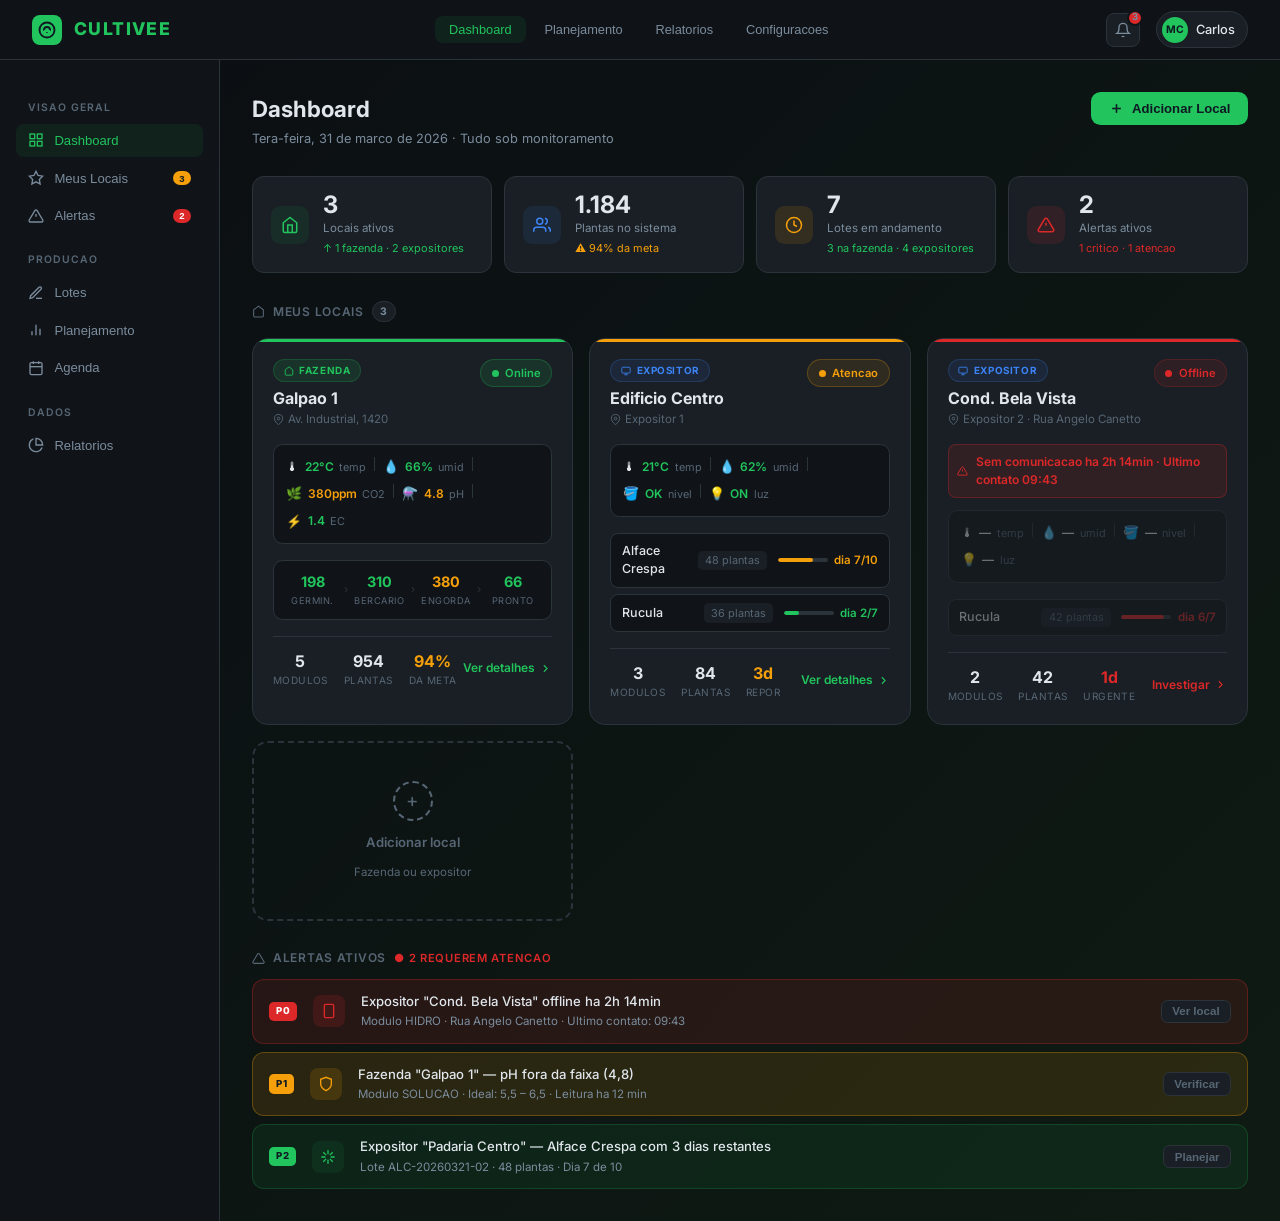
<file: mockup/dashboard.html>
<!DOCTYPE html>
<html lang="pt-BR">
<head>
<meta charset="UTF-8">
<meta name="viewport" content="width=device-width, initial-scale=1.0">
<title>Cultivee — Dashboard</title>
<link rel="preconnect" href="https://fonts.googleapis.com">
<link href="https://fonts.googleapis.com/css2?family=Inter:wght@400;500;600;700;800&display=swap" rel="stylesheet">
<style>
  /* ── DESIGN TOKENS ── */
  :root {
    --primary:        hsl(142, 71%, 45%);
    --primary-hover:  hsl(142, 71%, 38%);
    --primary-glow:   hsla(142, 71%, 45%, 0.15);
    --primary-dim:    hsla(142, 71%, 45%, 0.08);

    --bg:             hsl(210, 20%, 8%);
    --bg-card:        hsl(210, 18%, 12%);
    --bg-card-hover:  hsl(210, 18%, 15%);
    --bg-input:       hsl(210, 18%, 14%);

    --text:           hsl(210, 20%, 90%);
    --text-muted:     hsl(210, 15%, 55%);
    --text-dim:       hsl(210, 15%, 40%);

    --border:         hsl(210, 15%, 20%);
    --border-focus:   var(--primary);

    --danger:         hsl(0, 72%, 51%);
    --danger-glow:    hsla(0, 72%, 51%, 0.12);
    --warning:        hsl(38, 92%, 50%);
    --warning-glow:   hsla(38, 92%, 50%, 0.12);
    --info:           hsl(217, 91%, 60%);

    --radius:         0.75rem;
    --radius-lg:      1rem;
    --transition:     all 0.25s cubic-bezier(0.4, 0, 0.2, 1);
  }

  /* ── RESET ── */
  *, *::before, *::after { box-sizing: border-box; margin: 0; padding: 0; }
  body {
    font-family: 'Inter', -apple-system, BlinkMacSystemFont, sans-serif;
    background: var(--bg);
    color: var(--text);
    min-height: 100vh;
    font-size: 14px;
    line-height: 1.5;
  }

  /* ── SCROLLBAR ── */
  ::-webkit-scrollbar { width: 6px; }
  ::-webkit-scrollbar-track { background: transparent; }
  ::-webkit-scrollbar-thumb { background: var(--border); border-radius: 3px; }

  /* ── NAVBAR ── */
  .navbar {
    position: sticky; top: 0; z-index: 100;
    background: hsla(210, 20%, 8%, 0.92);
    backdrop-filter: blur(12px);
    border-bottom: 1px solid var(--border);
    padding: 0 2rem;
    height: 60px;
    display: flex; align-items: center; justify-content: space-between;
  }
  .navbar-brand {
    display: flex; align-items: center; gap: 0.75rem;
  }
  .navbar-logo {
    width: 30px; height: 30px;
    background: var(--primary);
    border-radius: 8px;
    display: flex; align-items: center; justify-content: center;
  }
  .navbar-logo svg { width: 18px; height: 18px; color: #0f1923; }
  .navbar-name {
    font-size: 1.1rem; font-weight: 800;
    letter-spacing: 0.08em;
    color: var(--primary);
  }
  .navbar-nav {
    display: flex; align-items: center; gap: 0.25rem;
  }
  .nav-item {
    padding: 0.4rem 0.9rem;
    border-radius: 0.5rem;
    font-size: 0.8rem; font-weight: 500;
    color: var(--text-muted);
    cursor: pointer;
    transition: var(--transition);
    border: none; background: none;
  }
  .nav-item:hover { color: var(--text); background: var(--bg-card); }
  .nav-item.active { color: var(--primary); background: var(--primary-dim); }
  .navbar-right {
    display: flex; align-items: center; gap: 1rem;
  }
  .navbar-notif {
    position: relative;
    width: 34px; height: 34px;
    border-radius: 0.5rem;
    background: var(--bg-card);
    border: 1px solid var(--border);
    display: flex; align-items: center; justify-content: center;
    cursor: pointer; transition: var(--transition);
    color: var(--text-muted);
  }
  .navbar-notif:hover { border-color: var(--primary); color: var(--text); }
  .notif-badge {
    position: absolute; top: -4px; right: -4px;
    width: 16px; height: 16px;
    background: var(--danger);
    border-radius: 50%;
    font-size: 0.6rem; font-weight: 700;
    display: flex; align-items: center; justify-content: center;
    border: 2px solid var(--bg);
  }
  .navbar-user {
    display: flex; align-items: center; gap: 0.5rem;
    padding: 0.3rem 0.75rem 0.3rem 0.3rem;
    border-radius: 2rem;
    background: var(--bg-card);
    border: 1px solid var(--border);
    cursor: pointer; transition: var(--transition);
  }
  .navbar-user:hover { border-color: var(--primary-glow); }
  .user-avatar {
    width: 26px; height: 26px;
    border-radius: 50%;
    background: var(--primary);
    display: flex; align-items: center; justify-content: center;
    font-size: 0.65rem; font-weight: 700;
    color: #0f1923;
  }
  .user-name { font-size: 0.8rem; font-weight: 500; }

  /* ── LAYOUT ── */
  .layout {
    display: grid;
    grid-template-columns: 220px 1fr;
    min-height: calc(100vh - 60px);
  }

  /* ── SIDEBAR ── */
  .sidebar {
    border-right: 1px solid var(--border);
    padding: 1.5rem 1rem;
    display: flex; flex-direction: column; gap: 0.25rem;
  }
  .sidebar-section {
    font-size: 0.65rem; font-weight: 600;
    letter-spacing: 0.1em; text-transform: uppercase;
    color: var(--text-dim);
    padding: 0.5rem 0.75rem 0.25rem;
    margin-top: 0.5rem;
  }
  .sidebar-item {
    display: flex; align-items: center; gap: 0.65rem;
    padding: 0.55rem 0.75rem;
    border-radius: 0.5rem;
    font-size: 0.82rem; font-weight: 500;
    color: var(--text-muted);
    cursor: pointer; transition: var(--transition);
    border: none; background: none; width: 100%; text-align: left;
  }
  .sidebar-item:hover { color: var(--text); background: var(--bg-card); }
  .sidebar-item.active { color: var(--primary); background: var(--primary-dim); }
  .sidebar-item svg { width: 16px; height: 16px; flex-shrink: 0; }
  .sidebar-badge {
    margin-left: auto;
    background: var(--danger);
    color: #fff;
    font-size: 0.6rem; font-weight: 700;
    padding: 0.1rem 0.4rem;
    border-radius: 1rem;
  }
  .sidebar-badge.warn { background: var(--warning); color: #0f1923; }

  /* ── MAIN CONTENT ── */
  .main {
    padding: 2rem;
    overflow-y: auto;
    background: linear-gradient(135deg, hsl(210, 25%, 6%) 0%, hsl(142, 30%, 8%) 100%);
  }

  /* ── PAGE HEADER ── */
  .page-header {
    display: flex; align-items: flex-start; justify-content: space-between;
    margin-bottom: 1.75rem;
  }
  .page-title {
    font-size: 1.4rem; font-weight: 700;
    color: var(--text);
  }
  .page-subtitle {
    font-size: 0.8rem; color: var(--text-muted);
    margin-top: 0.2rem;
  }
  .btn {
    display: inline-flex; align-items: center; gap: 0.5rem;
    padding: 0.55rem 1.1rem;
    border-radius: 0.6rem;
    font-size: 0.82rem; font-weight: 600;
    cursor: pointer; transition: var(--transition);
    border: none;
  }
  .btn-primary {
    background: var(--primary);
    color: #0f1923;
  }
  .btn-primary:hover { background: var(--primary-hover); transform: translateY(-1px); box-shadow: 0 4px 16px var(--primary-glow); }
  .btn svg { width: 15px; height: 15px; }

  /* ── ALERTAS ── */
  .alerts-section { margin-bottom: 1.75rem; }
  .alerts-header {
    display: flex; align-items: center; gap: 0.5rem;
    margin-bottom: 0.75rem;
    font-size: 0.75rem; font-weight: 600;
    letter-spacing: 0.06em; text-transform: uppercase;
    color: var(--text-dim);
  }
  .alerts-header span { color: var(--danger); font-size: 0.7rem; }
  .alerts-list { display: flex; flex-direction: column; gap: 0.5rem; }

  .alert-item {
    display: flex; align-items: center; gap: 1rem;
    padding: 0.75rem 1rem;
    border-radius: var(--radius);
    border: 1px solid;
    cursor: pointer; transition: var(--transition);
  }
  .alert-item:hover { transform: translateX(2px); }
  .alert-item.p0 {
    background: var(--danger-glow);
    border-color: hsla(0, 72%, 51%, 0.3);
  }
  .alert-item.p1 {
    background: var(--warning-glow);
    border-color: hsla(38, 92%, 50%, 0.3);
  }
  .alert-item.p2 {
    background: var(--primary-dim);
    border-color: hsla(142, 71%, 45%, 0.2);
  }
  .alert-level {
    font-size: 0.6rem; font-weight: 800;
    letter-spacing: 0.05em;
    padding: 0.15rem 0.45rem;
    border-radius: 0.3rem;
    flex-shrink: 0;
  }
  .p0 .alert-level { background: var(--danger); color: #fff; }
  .p1 .alert-level { background: var(--warning); color: #0f1923; }
  .p2 .alert-level { background: var(--primary); color: #0f1923; }
  .alert-icon {
    width: 32px; height: 32px; flex-shrink: 0;
    border-radius: 0.5rem;
    display: flex; align-items: center; justify-content: center;
  }
  .p0 .alert-icon { background: hsla(0, 72%, 51%, 0.15); color: var(--danger); }
  .p1 .alert-icon { background: hsla(38, 92%, 50%, 0.15); color: var(--warning); }
  .p2 .alert-icon { background: var(--primary-dim); color: var(--primary); }
  .alert-icon svg { width: 16px; height: 16px; }
  .alert-body { flex: 1; }
  .alert-msg {
    font-size: 0.82rem; font-weight: 500; color: var(--text);
  }
  .alert-meta {
    font-size: 0.72rem; color: var(--text-muted); margin-top: 0.1rem;
  }
  .alert-action {
    font-size: 0.72rem; font-weight: 600;
    color: var(--text-dim);
    padding: 0.3rem 0.65rem;
    border-radius: 0.4rem;
    border: 1px solid var(--border);
    background: var(--bg-card);
    cursor: pointer; transition: var(--transition);
    flex-shrink: 0;
  }
  .alert-action:hover { border-color: var(--primary); color: var(--primary); }

  /* ── SECTION TITLE ── */
  .section-header {
    display: flex; align-items: center; justify-content: space-between;
    margin-bottom: 1rem;
  }
  .section-title {
    font-size: 0.75rem; font-weight: 600;
    letter-spacing: 0.06em; text-transform: uppercase;
    color: var(--text-dim);
    display: flex; align-items: center; gap: 0.5rem;
  }
  .section-count {
    background: var(--bg-card);
    border: 1px solid var(--border);
    font-size: 0.65rem; font-weight: 700;
    padding: 0.1rem 0.45rem;
    border-radius: 1rem;
    color: var(--text-muted);
  }

  /* ── LOCAIS GRID ── */
  .locais-grid {
    display: grid;
    grid-template-columns: repeat(auto-fill, minmax(300px, 1fr));
    gap: 1rem;
  }

  /* ── CARD LOCAL ── */
  .local-card {
    background: var(--bg-card);
    border: 1px solid var(--border);
    border-radius: var(--radius-lg);
    padding: 1.25rem;
    cursor: pointer; transition: var(--transition);
    position: relative;
    overflow: hidden;
  }
  .local-card::before {
    content: '';
    position: absolute; top: 0; left: 0; right: 0;
    height: 3px;
    transition: var(--transition);
  }
  .local-card.online::before  { background: var(--primary); }
  .local-card.alert::before   { background: var(--warning); }
  .local-card.offline::before { background: var(--danger); }

  .local-card:hover {
    border-color: var(--primary-glow);
    background: var(--bg-card-hover);
    transform: translateY(-2px);
    box-shadow: 0 8px 32px rgba(0, 0, 0, 0.3);
  }

  /* card header */
  .card-header {
    display: flex; align-items: flex-start; justify-content: space-between;
    margin-bottom: 1rem;
  }
  .card-type-badge {
    display: inline-flex; align-items: center; gap: 0.35rem;
    font-size: 0.62rem; font-weight: 700;
    letter-spacing: 0.06em; text-transform: uppercase;
    padding: 0.2rem 0.6rem;
    border-radius: 1rem;
    margin-bottom: 0.4rem;
  }
  .badge-fazenda { background: hsla(142, 71%, 45%, 0.12); color: var(--primary); border: 1px solid hsla(142, 71%, 45%, 0.2); }
  .badge-expositor { background: hsla(217, 91%, 60%, 0.1); color: var(--info); border: 1px solid hsla(217, 91%, 60%, 0.2); }
  .card-name {
    font-size: 1rem; font-weight: 700;
    color: var(--text);
    line-height: 1.2;
  }
  .card-location {
    font-size: 0.72rem; color: var(--text-dim);
    margin-top: 0.2rem;
    display: flex; align-items: center; gap: 0.25rem;
  }
  .card-location svg { width: 11px; height: 11px; }

  /* status badge */
  .status-badge {
    display: flex; align-items: center; gap: 0.4rem;
    padding: 0.3rem 0.65rem;
    border-radius: 2rem;
    font-size: 0.7rem; font-weight: 600;
    flex-shrink: 0;
  }
  .status-dot {
    width: 7px; height: 7px;
    border-radius: 50%;
  }
  .status-online  { background: hsla(142, 71%, 45%, 0.12); color: var(--primary);  border: 1px solid hsla(142, 71%, 45%, 0.25); }
  .status-online  .status-dot { background: var(--primary); animation: pulse 2s infinite; }
  .status-alert   { background: hsla(38, 92%, 50%, 0.1);  color: var(--warning); border: 1px solid hsla(38, 92%, 50%, 0.25); }
  .status-alert   .status-dot { background: var(--warning); animation: pulse 1.5s infinite; }
  .status-offline { background: hsla(0, 72%, 51%, 0.1);   color: var(--danger);  border: 1px solid hsla(0, 72%, 51%, 0.2); }
  .status-offline .status-dot { background: var(--danger); }

  @keyframes pulse {
    0%, 100% { opacity: 1; transform: scale(1); }
    50%       { opacity: 0.5; transform: scale(1.3); }
  }

  /* sensores strip */
  .sensors-strip {
    display: flex; flex-wrap: wrap; gap: 0.5rem;
    padding: 0.75rem;
    background: var(--bg);
    border-radius: 0.6rem;
    border: 1px solid var(--border);
    margin-bottom: 1rem;
  }
  .sensor-item {
    display: flex; align-items: center; gap: 0.35rem;
    font-size: 0.75rem;
  }
  .sensor-icon { font-size: 0.8rem; }
  .sensor-val { font-weight: 600; color: var(--text); }
  .sensor-lbl { color: var(--text-dim); font-size: 0.68rem; }
  .sensor-sep {
    width: 1px; height: 14px;
    background: var(--border);
  }
  .sensor-item.warn .sensor-val { color: var(--warning); }
  .sensor-item.ok   .sensor-val { color: var(--primary); }

  /* lotes strip */
  .lotes-strip {
    display: flex; flex-direction: column; gap: 0.4rem;
    margin-bottom: 1rem;
  }
  .lote-row {
    display: flex; align-items: center; gap: 0.65rem;
    padding: 0.5rem 0.65rem;
    background: var(--bg);
    border-radius: 0.5rem;
    border: 1px solid var(--border);
  }
  .lote-especie {
    flex: 1;
    font-size: 0.78rem; font-weight: 500;
  }
  .lote-fase {
    font-size: 0.68rem; color: var(--text-dim);
    padding: 0.1rem 0.45rem;
    background: var(--bg-card);
    border-radius: 0.3rem;
  }
  .lote-progress {
    display: flex; align-items: center; gap: 0.4rem;
    font-size: 0.72rem; font-weight: 600;
  }
  .lote-bar {
    width: 50px; height: 4px;
    background: var(--border);
    border-radius: 2px;
    overflow: hidden;
  }
  .lote-bar-fill { height: 100%; border-radius: 2px; }
  .fill-green  { background: var(--primary); }
  .fill-yellow { background: var(--warning); }
  .fill-red    { background: var(--danger); }
  .col-green   { color: var(--primary); }
  .col-yellow  { color: var(--warning); }
  .col-red     { color: var(--danger); }

  /* card footer */
  .card-footer {
    display: flex; align-items: center; justify-content: space-between;
    padding-top: 0.75rem;
    border-top: 1px solid var(--border);
  }
  .card-meta {
    display: flex; gap: 1rem;
  }
  .meta-item {
    text-align: center;
  }
  .meta-val {
    font-size: 1rem; font-weight: 700;
    color: var(--text);
  }
  .meta-lbl {
    font-size: 0.63rem; color: var(--text-dim);
    text-transform: uppercase; letter-spacing: 0.04em;
  }
  .card-action {
    font-size: 0.75rem; font-weight: 600;
    color: var(--primary);
    display: flex; align-items: center; gap: 0.25rem;
    cursor: pointer;
  }
  .card-action svg { width: 13px; height: 13px; }

  /* card offline overlay */
  .local-card.offline .sensors-strip,
  .local-card.offline .lotes-strip {
    opacity: 0.4;
  }
  .offline-banner {
    display: none;
    align-items: center; justify-content: center; gap: 0.5rem;
    padding: 0.5rem;
    background: var(--danger-glow);
    border: 1px solid hsla(0, 72%, 51%, 0.3);
    border-radius: 0.5rem;
    font-size: 0.75rem; color: var(--danger); font-weight: 600;
    margin-bottom: 0.75rem;
  }
  .local-card.offline .offline-banner { display: flex; }

  /* ── ADD LOCAL CARD ── */
  .add-card {
    background: transparent;
    border: 2px dashed var(--border);
    border-radius: var(--radius-lg);
    padding: 1.25rem;
    cursor: pointer; transition: var(--transition);
    display: flex; flex-direction: column;
    align-items: center; justify-content: center;
    gap: 0.75rem; min-height: 180px;
    color: var(--text-dim);
  }
  .add-card:hover {
    border-color: var(--primary);
    color: var(--primary);
    background: var(--primary-dim);
  }
  .add-icon {
    width: 40px; height: 40px;
    border-radius: 50%;
    border: 2px dashed currentColor;
    display: flex; align-items: center; justify-content: center;
    font-size: 1.2rem;
  }
  .add-label { font-size: 0.82rem; font-weight: 600; }
  .add-sub { font-size: 0.72rem; color: var(--text-dim); }

  /* ── PIPELINE MINI (fazenda card) ── */
  .pipeline-mini {
    display: flex; align-items: center; gap: 0.3rem;
    margin-bottom: 1rem;
    padding: 0.65rem 0.75rem;
    background: var(--bg);
    border: 1px solid var(--border);
    border-radius: 0.6rem;
    overflow: hidden;
  }
  .pipe-step {
    flex: 1; text-align: center;
  }
  .pipe-val {
    font-size: 0.9rem; font-weight: 700;
    color: var(--text);
  }
  .pipe-lbl {
    font-size: 0.58rem; color: var(--text-dim);
    text-transform: uppercase; letter-spacing: 0.05em;
    margin-top: 0.1rem;
  }
  .pipe-arrow {
    color: var(--border);
    font-size: 0.7rem;
    flex-shrink: 0;
  }
  .pipe-step.ok   .pipe-val { color: var(--primary); }
  .pipe-step.warn .pipe-val { color: var(--warning); }
  .pipe-step.low  .pipe-val { color: var(--danger); }

  /* ── STATS ROW ── */
  .stats-row {
    display: grid;
    grid-template-columns: repeat(4, 1fr);
    gap: 0.75rem;
    margin-bottom: 1.75rem;
  }
  .stat-card {
    background: var(--bg-card);
    border: 1px solid var(--border);
    border-radius: var(--radius);
    padding: 1rem 1.1rem;
    display: flex; align-items: center; gap: 0.9rem;
  }
  .stat-icon {
    width: 38px; height: 38px; flex-shrink: 0;
    border-radius: 0.6rem;
    display: flex; align-items: center; justify-content: center;
  }
  .stat-icon.green { background: var(--primary-dim); color: var(--primary); }
  .stat-icon.blue  { background: hsla(217, 91%, 60%, 0.1); color: var(--info); }
  .stat-icon.orange{ background: var(--warning-glow); color: var(--warning); }
  .stat-icon.red   { background: var(--danger-glow); color: var(--danger); }
  .stat-icon svg { width: 18px; height: 18px; }
  .stat-val {
    font-size: 1.5rem; font-weight: 700;
    color: var(--text); line-height: 1;
  }
  .stat-lbl {
    font-size: 0.72rem; color: var(--text-muted);
    margin-top: 0.2rem;
  }
  .stat-trend {
    font-size: 0.68rem; margin-top: 0.15rem;
    color: var(--primary);
  }
</style>
</head>
<body>

<!-- ── NAVBAR ── -->
<nav class="navbar">
  <div class="navbar-brand">
    <div class="navbar-logo">
      <svg viewBox="0 0 24 24" fill="none" stroke="currentColor" stroke-width="2.5">
        <path d="M12 2C6.48 2 2 6.48 2 12s4.48 10 10 10 10-4.48 10-10S17.52 2 12 2z"/>
        <path d="M8 12c0-2.21 1.79-4 4-4s4 1.79 4 4"/>
        <path d="M12 8v1M12 15v1M8 12H7M17 12h-1"/>
      </svg>
    </div>
    <span class="navbar-name">CULTIVEE</span>
  </div>

  <nav class="navbar-nav">
    <button class="nav-item active">Dashboard</button>
    <button class="nav-item">Planejamento</button>
    <button class="nav-item">Relatorios</button>
    <button class="nav-item">Configuracoes</button>
  </nav>

  <div class="navbar-right">
    <div class="navbar-notif">
      <svg viewBox="0 0 24 24" fill="none" stroke="currentColor" stroke-width="2" width="16" height="16">
        <path d="M18 8A6 6 0 0 0 6 8c0 7-3 9-3 9h18s-3-2-3-9"/>
        <path d="M13.73 21a2 2 0 0 1-3.46 0"/>
      </svg>
      <span class="notif-badge">3</span>
    </div>
    <div class="navbar-user">
      <div class="user-avatar">MC</div>
      <span class="user-name">Carlos</span>
    </div>
  </div>
</nav>

<!-- ── LAYOUT ── -->
<div class="layout">

  <!-- SIDEBAR -->
  <aside class="sidebar">
    <span class="sidebar-section">Visao geral</span>
    <button class="sidebar-item active">
      <svg viewBox="0 0 24 24" fill="none" stroke="currentColor" stroke-width="2"><rect x="3" y="3" width="7" height="7"/><rect x="14" y="3" width="7" height="7"/><rect x="14" y="14" width="7" height="7"/><rect x="3" y="14" width="7" height="7"/></svg>
      Dashboard
    </button>
    <button class="sidebar-item">
      <svg viewBox="0 0 24 24" fill="none" stroke="currentColor" stroke-width="2"><path d="M12 2l3.09 6.26L22 9.27l-5 4.87 1.18 6.88L12 17.77l-6.18 3.25L7 14.14 2 9.27l6.91-1.01L12 2z"/></svg>
      Meus Locais
      <span class="sidebar-badge warn">3</span>
    </button>
    <button class="sidebar-item">
      <svg viewBox="0 0 24 24" fill="none" stroke="currentColor" stroke-width="2"><path d="M10.29 3.86L1.82 18a2 2 0 0 0 1.71 3h16.94a2 2 0 0 0 1.71-3L13.71 3.86a2 2 0 0 0-3.42 0z"/><line x1="12" y1="9" x2="12" y2="13"/><line x1="12" y1="17" x2="12.01" y2="17"/></svg>
      Alertas
      <span class="sidebar-badge">2</span>
    </button>

    <span class="sidebar-section">Producao</span>
    <button class="sidebar-item">
      <svg viewBox="0 0 24 24" fill="none" stroke="currentColor" stroke-width="2"><path d="M12 20h9"/><path d="M16.5 3.5a2.121 2.121 0 0 1 3 3L7 19l-4 1 1-4L16.5 3.5z"/></svg>
      Lotes
    </button>
    <button class="sidebar-item">
      <svg viewBox="0 0 24 24" fill="none" stroke="currentColor" stroke-width="2"><line x1="18" y1="20" x2="18" y2="10"/><line x1="12" y1="20" x2="12" y2="4"/><line x1="6" y1="20" x2="6" y2="14"/></svg>
      Planejamento
    </button>
    <button class="sidebar-item">
      <svg viewBox="0 0 24 24" fill="none" stroke="currentColor" stroke-width="2"><rect x="3" y="4" width="18" height="18" rx="2" ry="2"/><line x1="16" y1="2" x2="16" y2="6"/><line x1="8" y1="2" x2="8" y2="6"/><line x1="3" y1="10" x2="21" y2="10"/></svg>
      Agenda
    </button>

    <span class="sidebar-section">Dados</span>
    <button class="sidebar-item">
      <svg viewBox="0 0 24 24" fill="none" stroke="currentColor" stroke-width="2"><path d="M21.21 15.89A10 10 0 1 1 8 2.83"/><path d="M22 12A10 10 0 0 0 12 2v10z"/></svg>
      Relatorios
    </button>
  </aside>

  <!-- MAIN -->
  <main class="main">

    <!-- PAGE HEADER -->
    <div class="page-header">
      <div>
        <h1 class="page-title">Dashboard</h1>
        <p class="page-subtitle">Tera-feira, 31 de marco de 2026 · Tudo sob monitoramento</p>
      </div>
      <button class="btn btn-primary">
        <svg viewBox="0 0 24 24" fill="none" stroke="currentColor" stroke-width="2.5"><line x1="12" y1="5" x2="12" y2="19"/><line x1="5" y1="12" x2="19" y2="12"/></svg>
        Adicionar Local
      </button>
    </div>

    <!-- STATS ROW -->
    <div class="stats-row">
      <div class="stat-card">
        <div class="stat-icon green">
          <svg viewBox="0 0 24 24" fill="none" stroke="currentColor" stroke-width="2"><path d="M3 9l9-7 9 7v11a2 2 0 0 1-2 2H5a2 2 0 0 1-2-2z"/><polyline points="9,22 9,12 15,12 15,22"/></svg>
        </div>
        <div>
          <div class="stat-val">3</div>
          <div class="stat-lbl">Locais ativos</div>
          <div class="stat-trend">↑ 1 fazenda · 2 expositores</div>
        </div>
      </div>
      <div class="stat-card">
        <div class="stat-icon blue">
          <svg viewBox="0 0 24 24" fill="none" stroke="currentColor" stroke-width="2"><path d="M17 21v-2a4 4 0 0 0-4-4H5a4 4 0 0 0-4 4v2"/><circle cx="9" cy="7" r="4"/><path d="M23 21v-2a4 4 0 0 0-3-3.87"/><path d="M16 3.13a4 4 0 0 1 0 7.75"/></svg>
        </div>
        <div>
          <div class="stat-val">1.184</div>
          <div class="stat-lbl">Plantas no sistema</div>
          <div class="stat-trend" style="color: var(--warning);">⚠ 94% da meta</div>
        </div>
      </div>
      <div class="stat-card">
        <div class="stat-icon orange">
          <svg viewBox="0 0 24 24" fill="none" stroke="currentColor" stroke-width="2"><circle cx="12" cy="12" r="10"/><polyline points="12,6 12,12 16,14"/></svg>
        </div>
        <div>
          <div class="stat-val">7</div>
          <div class="stat-lbl">Lotes em andamento</div>
          <div class="stat-trend">3 na fazenda · 4 expositores</div>
        </div>
      </div>
      <div class="stat-card">
        <div class="stat-icon red">
          <svg viewBox="0 0 24 24" fill="none" stroke="currentColor" stroke-width="2"><path d="M10.29 3.86L1.82 18a2 2 0 0 0 1.71 3h16.94a2 2 0 0 0 1.71-3L13.71 3.86a2 2 0 0 0-3.42 0z"/><line x1="12" y1="9" x2="12" y2="13"/><line x1="12" y1="17" x2="12.01" y2="17"/></svg>
        </div>
        <div>
          <div class="stat-val">2</div>
          <div class="stat-lbl">Alertas ativos</div>
          <div class="stat-trend" style="color: var(--danger);">1 critico · 1 atencao</div>
        </div>
      </div>
    </div>

    <!-- LOCAIS -->
    <div class="section-header">
      <span class="section-title">
        <svg viewBox="0 0 24 24" fill="none" stroke="currentColor" stroke-width="2" width="13" height="13"><path d="M3 9l9-7 9 7v11a2 2 0 0 1-2 2H5a2 2 0 0 1-2-2z"/></svg>
        Meus locais
        <span class="section-count">3</span>
      </span>
    </div>

    <div class="locais-grid">

      <!-- ── CARD 1: FAZENDA ── -->
      <div class="local-card online">
        <div class="card-header">
          <div>
            <div class="card-type-badge badge-fazenda">
              <svg viewBox="0 0 24 24" fill="none" stroke="currentColor" stroke-width="2" width="10" height="10"><path d="M3 9l9-7 9 7v11a2 2 0 0 1-2 2H5a2 2 0 0 1-2-2z"/></svg>
              Fazenda
            </div>
            <div class="card-name">Galpao 1</div>
            <div class="card-location">
              <svg viewBox="0 0 24 24" fill="none" stroke="currentColor" stroke-width="2"><path d="M21 10c0 7-9 13-9 13s-9-6-9-13a9 9 0 0 1 18 0z"/><circle cx="12" cy="10" r="3"/></svg>
              Av. Industrial, 1420
            </div>
          </div>
          <div class="status-badge status-online">
            <span class="status-dot"></span> Online
          </div>
        </div>

        <!-- sensores -->
        <div class="sensors-strip">
          <div class="sensor-item ok">
            <span class="sensor-icon">🌡</span>
            <span class="sensor-val">22°C</span>
            <span class="sensor-lbl">temp</span>
          </div>
          <div class="sensor-sep"></div>
          <div class="sensor-item ok">
            <span class="sensor-icon">💧</span>
            <span class="sensor-val">66%</span>
            <span class="sensor-lbl">umid</span>
          </div>
          <div class="sensor-sep"></div>
          <div class="sensor-item warn">
            <span class="sensor-icon">🌿</span>
            <span class="sensor-val">380ppm</span>
            <span class="sensor-lbl">CO2</span>
          </div>
          <div class="sensor-sep"></div>
          <div class="sensor-item warn">
            <span class="sensor-icon">⚗️</span>
            <span class="sensor-val">4.8</span>
            <span class="sensor-lbl">pH</span>
          </div>
          <div class="sensor-sep"></div>
          <div class="sensor-item ok">
            <span class="sensor-icon">⚡</span>
            <span class="sensor-val">1.4</span>
            <span class="sensor-lbl">EC</span>
          </div>
        </div>

        <!-- pipeline mini -->
        <div class="pipeline-mini">
          <div class="pipe-step ok">
            <div class="pipe-val">198</div>
            <div class="pipe-lbl">Germin.</div>
          </div>
          <span class="pipe-arrow">›</span>
          <div class="pipe-step ok">
            <div class="pipe-val">310</div>
            <div class="pipe-lbl">Bercario</div>
          </div>
          <span class="pipe-arrow">›</span>
          <div class="pipe-step warn">
            <div class="pipe-val">380</div>
            <div class="pipe-lbl">Engorda</div>
          </div>
          <span class="pipe-arrow">›</span>
          <div class="pipe-step ok">
            <div class="pipe-val">66</div>
            <div class="pipe-lbl">Pronto</div>
          </div>
        </div>

        <div class="card-footer">
          <div class="card-meta">
            <div class="meta-item">
              <div class="meta-val">5</div>
              <div class="meta-lbl">Modulos</div>
            </div>
            <div class="meta-item">
              <div class="meta-val">954</div>
              <div class="meta-lbl">Plantas</div>
            </div>
            <div class="meta-item">
              <div class="meta-val" style="color:var(--warning)">94%</div>
              <div class="meta-lbl">Da meta</div>
            </div>
          </div>
          <span class="card-action">
            Ver detalhes
            <svg viewBox="0 0 24 24" fill="none" stroke="currentColor" stroke-width="2"><polyline points="9 18 15 12 9 6"/></svg>
          </span>
        </div>
      </div>

      <!-- ── CARD 2: EXPOSITOR ONLINE ── -->
      <div class="local-card alert">
        <div class="card-header">
          <div>
            <div class="card-type-badge badge-expositor">
              <svg viewBox="0 0 24 24" fill="none" stroke="currentColor" stroke-width="2" width="10" height="10"><rect x="2" y="3" width="20" height="14" rx="2"/><line x1="8" y1="21" x2="16" y2="21"/><line x1="12" y1="17" x2="12" y2="21"/></svg>
              Expositor
            </div>
            <div class="card-name">Edificio Centro</div>
            <div class="card-location">
              <svg viewBox="0 0 24 24" fill="none" stroke="currentColor" stroke-width="2"><path d="M21 10c0 7-9 13-9 13s-9-6-9-13a9 9 0 0 1 18 0z"/><circle cx="12" cy="10" r="3"/></svg>
              Expositor 1
            </div>
          </div>
          <div class="status-badge status-alert">
            <span class="status-dot"></span> Atencao
          </div>
        </div>

        <div class="sensors-strip">
          <div class="sensor-item ok">
            <span class="sensor-icon">🌡</span>
            <span class="sensor-val">21°C</span>
            <span class="sensor-lbl">temp</span>
          </div>
          <div class="sensor-sep"></div>
          <div class="sensor-item ok">
            <span class="sensor-icon">💧</span>
            <span class="sensor-val">62%</span>
            <span class="sensor-lbl">umid</span>
          </div>
          <div class="sensor-sep"></div>
          <div class="sensor-item ok">
            <span class="sensor-icon">🪣</span>
            <span class="sensor-val">OK</span>
            <span class="sensor-lbl">nivel</span>
          </div>
          <div class="sensor-sep"></div>
          <div class="sensor-item ok">
            <span class="sensor-icon">💡</span>
            <span class="sensor-val">ON</span>
            <span class="sensor-lbl">luz</span>
          </div>
        </div>

        <div class="lotes-strip">
          <div class="lote-row">
            <span class="lote-especie">Alface Crespa</span>
            <span class="lote-fase">48 plantas</span>
            <div class="lote-progress col-yellow">
              <div class="lote-bar"><div class="lote-bar-fill fill-yellow" style="width:70%"></div></div>
              dia 7/10
            </div>
          </div>
          <div class="lote-row">
            <span class="lote-especie">Rucula</span>
            <span class="lote-fase">36 plantas</span>
            <div class="lote-progress col-green">
              <div class="lote-bar"><div class="lote-bar-fill fill-green" style="width:30%"></div></div>
              dia 2/7
            </div>
          </div>
        </div>

        <div class="card-footer">
          <div class="card-meta">
            <div class="meta-item">
              <div class="meta-val">3</div>
              <div class="meta-lbl">Modulos</div>
            </div>
            <div class="meta-item">
              <div class="meta-val">84</div>
              <div class="meta-lbl">Plantas</div>
            </div>
            <div class="meta-item">
              <div class="meta-val" style="color:var(--warning)">3d</div>
              <div class="meta-lbl">Repor</div>
            </div>
          </div>
          <span class="card-action">
            Ver detalhes
            <svg viewBox="0 0 24 24" fill="none" stroke="currentColor" stroke-width="2"><polyline points="9 18 15 12 9 6"/></svg>
          </span>
        </div>
      </div>

      <!-- ── CARD 3: EXPOSITOR OFFLINE ── -->
      <div class="local-card offline">
        <div class="card-header">
          <div>
            <div class="card-type-badge badge-expositor">
              <svg viewBox="0 0 24 24" fill="none" stroke="currentColor" stroke-width="2" width="10" height="10"><rect x="2" y="3" width="20" height="14" rx="2"/><line x1="8" y1="21" x2="16" y2="21"/><line x1="12" y1="17" x2="12" y2="21"/></svg>
              Expositor
            </div>
            <div class="card-name">Cond. Bela Vista</div>
            <div class="card-location">
              <svg viewBox="0 0 24 24" fill="none" stroke="currentColor" stroke-width="2"><path d="M21 10c0 7-9 13-9 13s-9-6-9-13a9 9 0 0 1 18 0z"/><circle cx="12" cy="10" r="3"/></svg>
              Expositor 2 · Rua Angelo Canetto
            </div>
          </div>
          <div class="status-badge status-offline">
            <span class="status-dot"></span> Offline
          </div>
        </div>

        <div class="offline-banner">
          <svg viewBox="0 0 24 24" fill="none" stroke="currentColor" stroke-width="2" width="14" height="14"><path d="M10.29 3.86L1.82 18a2 2 0 0 0 1.71 3h16.94a2 2 0 0 0 1.71-3L13.71 3.86a2 2 0 0 0-3.42 0z"/><line x1="12" y1="9" x2="12" y2="13"/><line x1="12" y1="17" x2="12.01" y2="17"/></svg>
          Sem comunicacao ha 2h 14min · Ultimo contato 09:43
        </div>

        <div class="sensors-strip">
          <div class="sensor-item">
            <span class="sensor-icon">🌡</span>
            <span class="sensor-val">—</span>
            <span class="sensor-lbl">temp</span>
          </div>
          <div class="sensor-sep"></div>
          <div class="sensor-item">
            <span class="sensor-icon">💧</span>
            <span class="sensor-val">—</span>
            <span class="sensor-lbl">umid</span>
          </div>
          <div class="sensor-sep"></div>
          <div class="sensor-item">
            <span class="sensor-icon">🪣</span>
            <span class="sensor-val">—</span>
            <span class="sensor-lbl">nivel</span>
          </div>
          <div class="sensor-sep"></div>
          <div class="sensor-item">
            <span class="sensor-icon">💡</span>
            <span class="sensor-val">—</span>
            <span class="sensor-lbl">luz</span>
          </div>
        </div>

        <div class="lotes-strip">
          <div class="lote-row">
            <span class="lote-especie">Rucula</span>
            <span class="lote-fase">42 plantas</span>
            <div class="lote-progress col-red">
              <div class="lote-bar"><div class="lote-bar-fill fill-red" style="width:85%"></div></div>
              dia 6/7
            </div>
          </div>
        </div>

        <div class="card-footer">
          <div class="card-meta">
            <div class="meta-item">
              <div class="meta-val">2</div>
              <div class="meta-lbl">Modulos</div>
            </div>
            <div class="meta-item">
              <div class="meta-val">42</div>
              <div class="meta-lbl">Plantas</div>
            </div>
            <div class="meta-item">
              <div class="meta-val" style="color:var(--danger)">1d</div>
              <div class="meta-lbl">Urgente</div>
            </div>
          </div>
          <span class="card-action" style="color:var(--danger)">
            Investigar
            <svg viewBox="0 0 24 24" fill="none" stroke="currentColor" stroke-width="2"><polyline points="9 18 15 12 9 6"/></svg>
          </span>
        </div>
      </div>

      <!-- ── ADD CARD ── -->
      <div class="add-card">
        <div class="add-icon">+</div>
        <span class="add-label">Adicionar local</span>
        <span class="add-sub">Fazenda ou expositor</span>
      </div>

    </div><!-- /locais-grid -->

    <!-- ALERTAS -->
    <div class="alerts-section" style="margin-top: 1.75rem; margin-bottom: 0;">
      <div class="alerts-header">
        <svg viewBox="0 0 24 24" fill="none" stroke="currentColor" stroke-width="2" width="13" height="13"><path d="M10.29 3.86L1.82 18a2 2 0 0 0 1.71 3h16.94a2 2 0 0 0 1.71-3L13.71 3.86a2 2 0 0 0-3.42 0z"/></svg>
        Alertas ativos
        <span>● 2 requerem atencao</span>
      </div>
      <div class="alerts-list">

        <div class="alert-item p0">
          <span class="alert-level">P0</span>
          <div class="alert-icon">
            <svg viewBox="0 0 24 24" fill="none" stroke="currentColor" stroke-width="2"><rect x="5" y="2" width="14" height="20" rx="2" ry="2"/><line x1="12" y1="18" x2="12" y2="18"/></svg>
          </div>
          <div class="alert-body">
            <div class="alert-msg">Expositor "Cond. Bela Vista" offline ha 2h 14min</div>
            <div class="alert-meta">Modulo HIDRO · Rua Angelo Canetto · Ultimo contato: 09:43</div>
          </div>
          <button class="alert-action">Ver local</button>
        </div>

        <div class="alert-item p1">
          <span class="alert-level">P1</span>
          <div class="alert-icon">
            <svg viewBox="0 0 24 24" fill="none" stroke="currentColor" stroke-width="2"><path d="M12 22s8-4 8-10V5l-8-3-8 3v7c0 6 8 10 8 10z"/></svg>
          </div>
          <div class="alert-body">
            <div class="alert-msg">Fazenda "Galpao 1" — pH fora da faixa (4,8)</div>
            <div class="alert-meta">Modulo SOLUCAO · Ideal: 5,5 – 6,5 · Leitura ha 12 min</div>
          </div>
          <button class="alert-action">Verificar</button>
        </div>

        <div class="alert-item p2">
          <span class="alert-level">P2</span>
          <div class="alert-icon">
            <svg viewBox="0 0 24 24" fill="none" stroke="currentColor" stroke-width="2"><path d="M12 2v6M12 22v-6M4.93 4.93l4.24 4.24M14.83 14.83l4.24 4.24M2 12h6M22 12h-6M4.93 19.07l4.24-4.24M14.83 9.17l4.24-4.24"/></svg>
          </div>
          <div class="alert-body">
            <div class="alert-msg">Expositor "Padaria Centro" — Alface Crespa com 3 dias restantes</div>
            <div class="alert-meta">Lote ALC-20260321-02 · 48 plantas · Dia 7 de 10</div>
          </div>
          <button class="alert-action">Planejar</button>
        </div>

      </div>
    </div>

  </main>
</div>

</body>
</html>
</file>
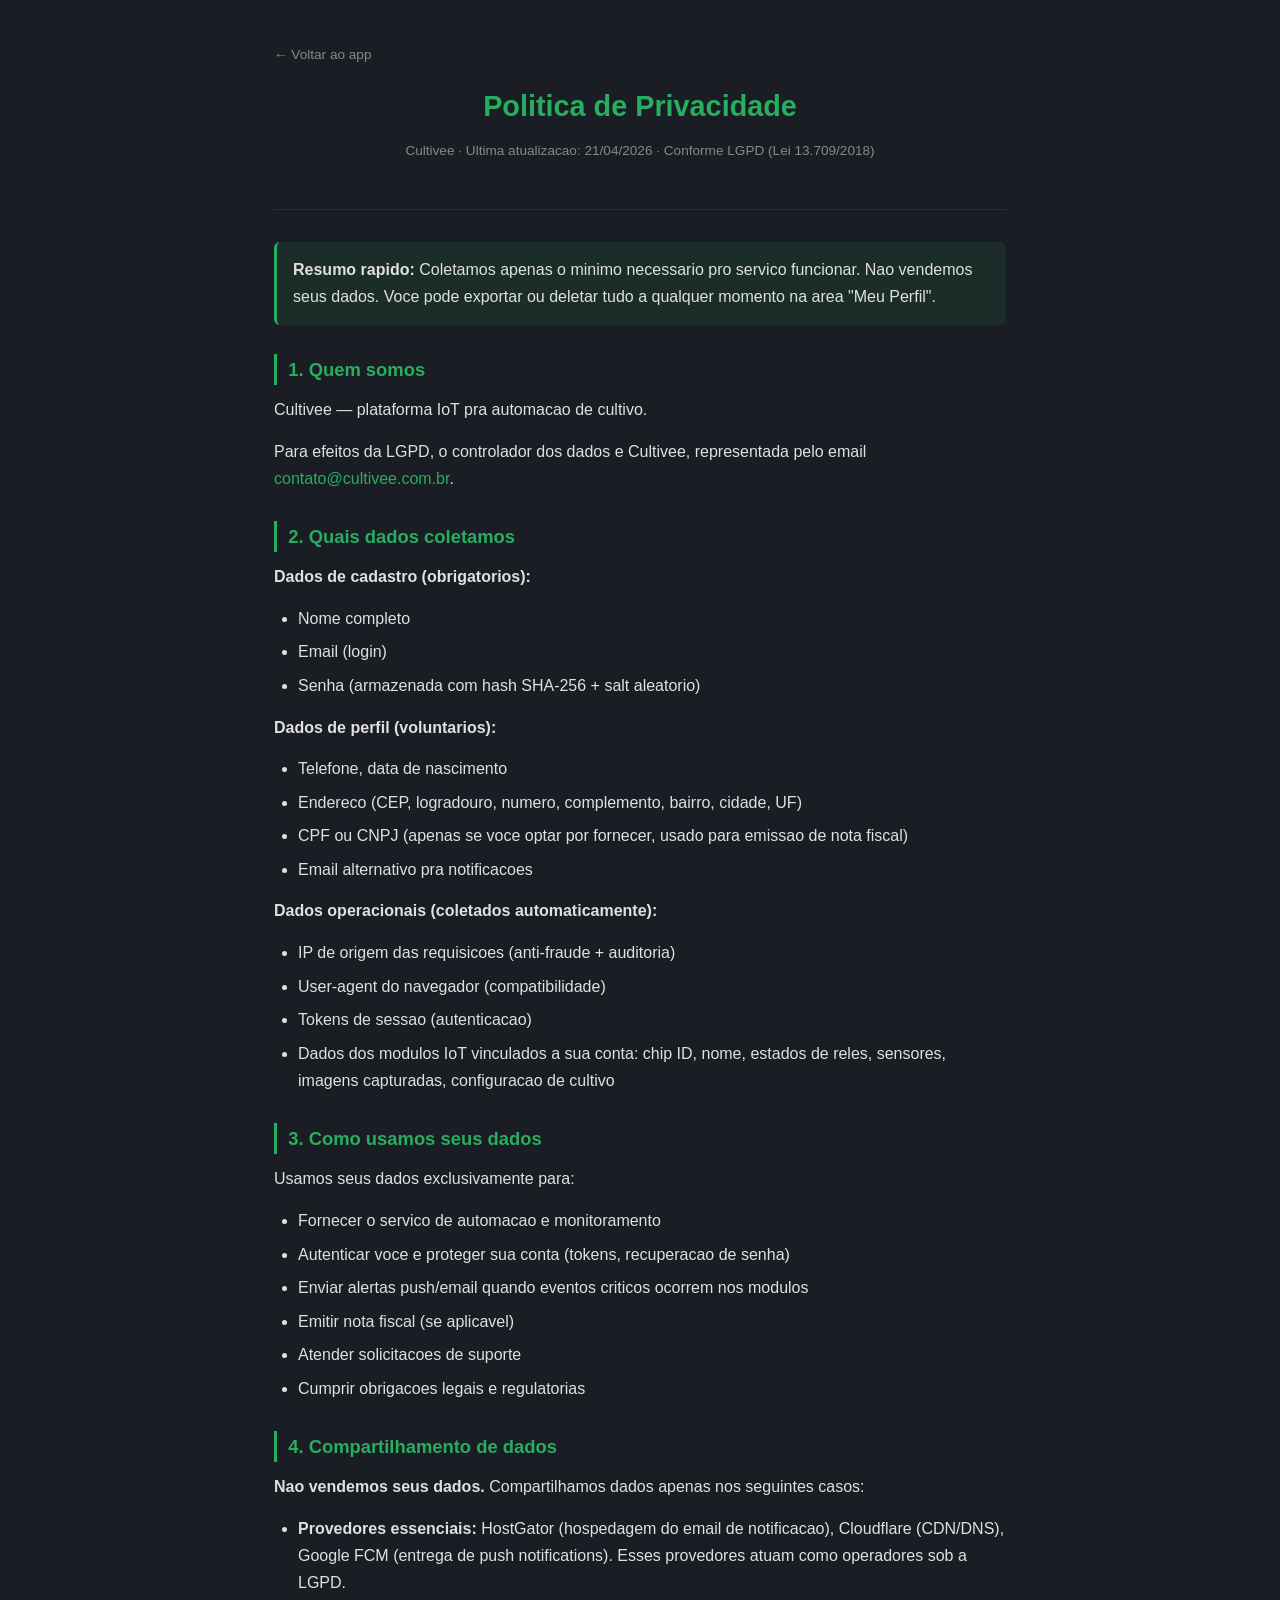
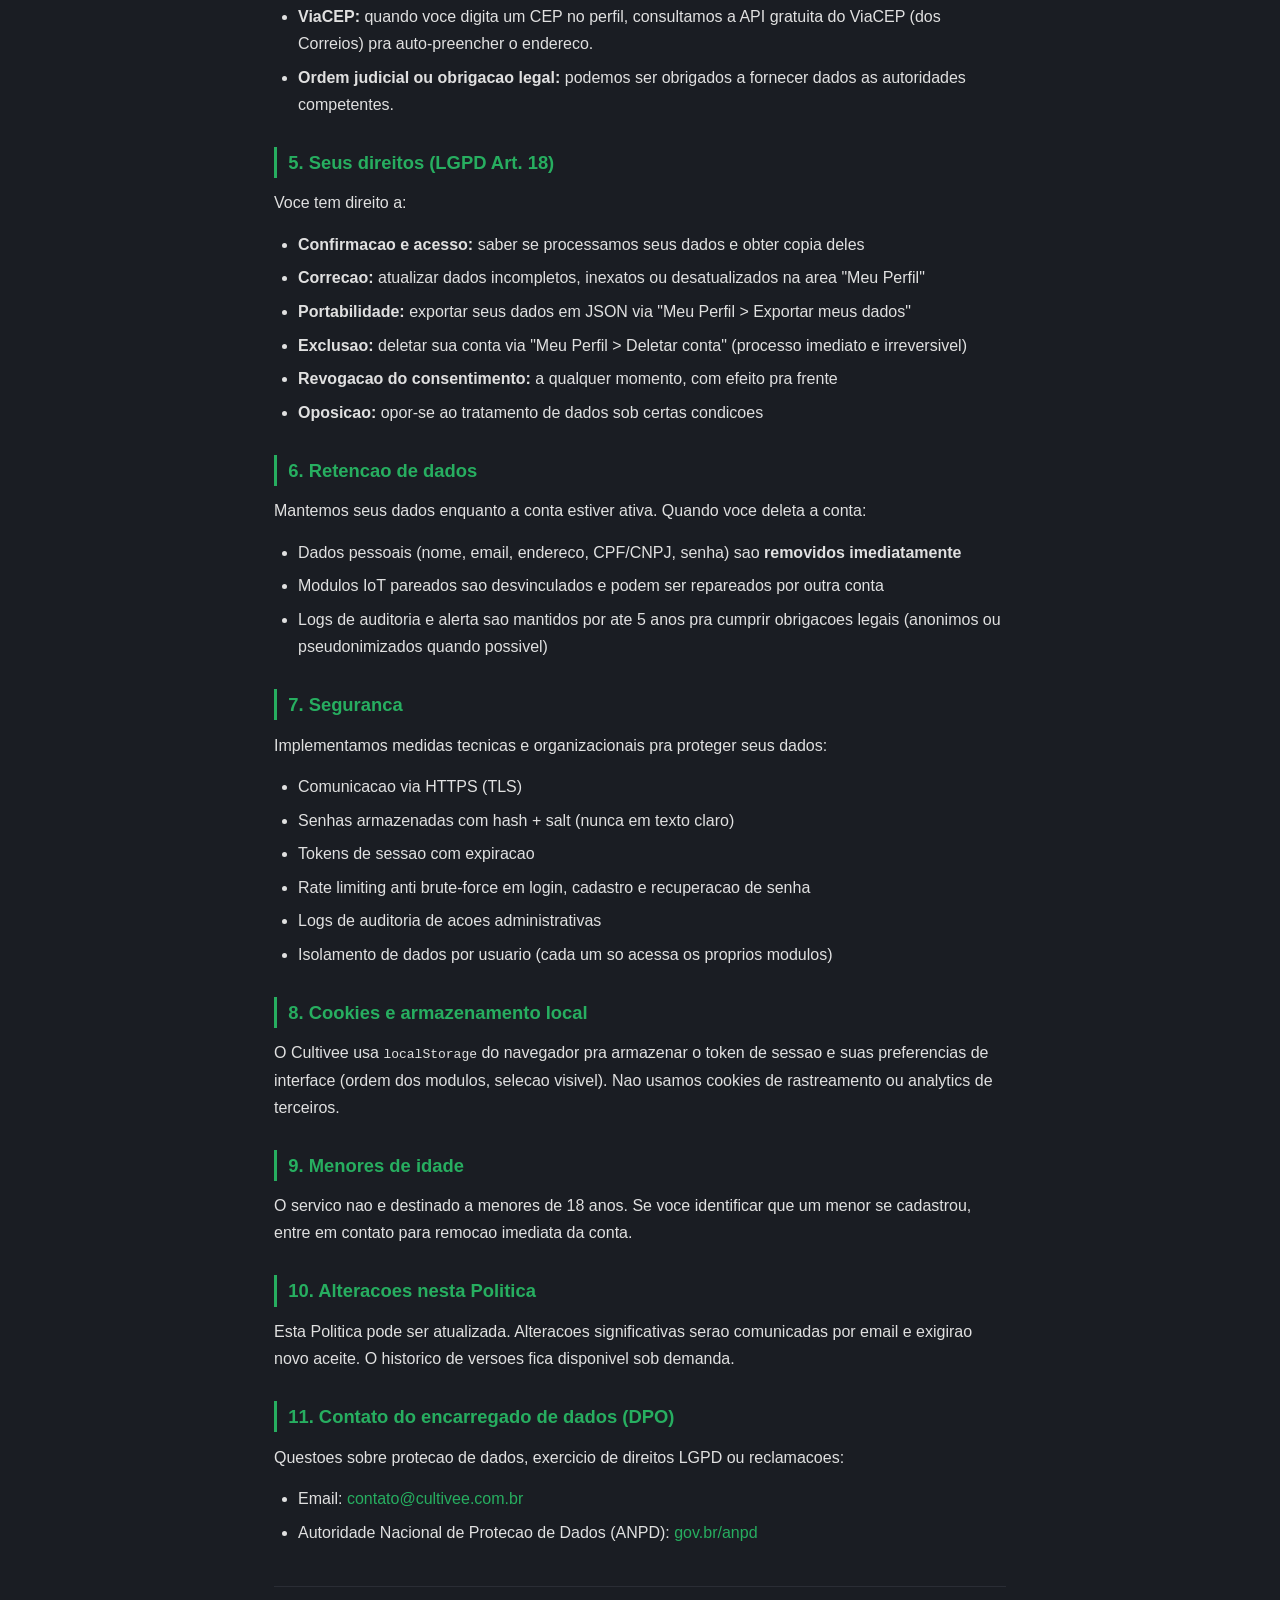
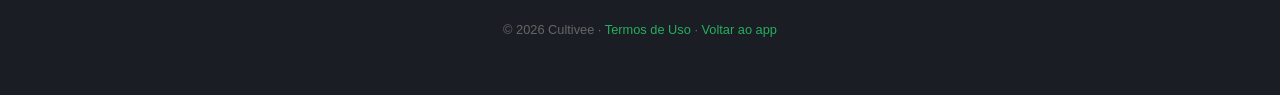
<file: server/templates/privacy.html>
<!DOCTYPE html>
<html lang="pt-BR">
<head>
<meta charset="UTF-8">
<meta name="viewport" content="width=device-width, initial-scale=1.0">
<title>Politica de Privacidade — Cultivee</title>
<style>
* { margin:0; padding:0; box-sizing:border-box }
body { font-family:-apple-system,BlinkMacSystemFont,'Segoe UI',Roboto,sans-serif;
       background:#1a1d23; color:#e0e0e0; line-height:1.7; }
.container { max-width:780px; margin:0 auto; padding:2.5rem 1.5rem; }
.header { text-align:center; padding-bottom:2rem; border-bottom:1px solid #2a2d35; margin-bottom:2rem; }
.header h1 { color:#27ae60; font-size:1.8rem; margin-bottom:0.5rem; }
.header p { color:#888; font-size:0.85rem; }
h2 { color:#27ae60; font-size:1.15rem; margin:1.8rem 0 0.7rem; border-left:3px solid #27ae60; padding-left:0.7rem; }
p { margin-bottom:0.9rem; }
ul { margin-bottom:0.9rem; padding-left:1.5rem; }
li { margin-bottom:0.4rem; }
a { color:#27ae60; text-decoration:none; }
a:hover { text-decoration:underline; }
.footer { text-align:center; padding-top:2rem; border-top:1px solid #2a2d35; margin-top:2.5rem; font-size:0.8rem; color:#666; }
.back-link { display:inline-block; margin-bottom:1rem; color:#888; font-size:0.85rem; }
.highlight { background:rgba(39,174,96,0.1); border-left:3px solid #27ae60; padding:0.9rem 1rem; margin:1rem 0; border-radius:6px; }
</style>
</head>
<body>
<div class="container">
    <a href="/" class="back-link">&larr; Voltar ao app</a>
    <div class="header">
        <h1>Politica de Privacidade</h1>
        <p>Cultivee &middot; Ultima atualizacao: 21/04/2026 &middot; Conforme LGPD (Lei 13.709/2018)</p>
    </div>

    <div class="highlight">
        <strong>Resumo rapido:</strong> Coletamos apenas o minimo necessario pro servico funcionar. Nao vendemos seus dados. Voce pode exportar ou deletar tudo a qualquer momento na area "Meu Perfil".
    </div>

    <h2>1. Quem somos</h2>
    <p>Cultivee &mdash; plataforma IoT pra automacao de cultivo.</p>
    <p>Para efeitos da LGPD, o controlador dos dados e Cultivee, representada pelo email <a href="mailto:contato@cultivee.com.br">contato@cultivee.com.br</a>.</p>

    <h2>2. Quais dados coletamos</h2>
    <p><strong>Dados de cadastro (obrigatorios):</strong></p>
    <ul>
        <li>Nome completo</li>
        <li>Email (login)</li>
        <li>Senha (armazenada com hash SHA-256 + salt aleatorio)</li>
    </ul>
    <p><strong>Dados de perfil (voluntarios):</strong></p>
    <ul>
        <li>Telefone, data de nascimento</li>
        <li>Endereco (CEP, logradouro, numero, complemento, bairro, cidade, UF)</li>
        <li>CPF ou CNPJ (apenas se voce optar por fornecer, usado para emissao de nota fiscal)</li>
        <li>Email alternativo pra notificacoes</li>
    </ul>
    <p><strong>Dados operacionais (coletados automaticamente):</strong></p>
    <ul>
        <li>IP de origem das requisicoes (anti-fraude + auditoria)</li>
        <li>User-agent do navegador (compatibilidade)</li>
        <li>Tokens de sessao (autenticacao)</li>
        <li>Dados dos modulos IoT vinculados a sua conta: chip ID, nome, estados de reles, sensores, imagens capturadas, configuracao de cultivo</li>
    </ul>

    <h2>3. Como usamos seus dados</h2>
    <p>Usamos seus dados exclusivamente para:</p>
    <ul>
        <li>Fornecer o servico de automacao e monitoramento</li>
        <li>Autenticar voce e proteger sua conta (tokens, recuperacao de senha)</li>
        <li>Enviar alertas push/email quando eventos criticos ocorrem nos modulos</li>
        <li>Emitir nota fiscal (se aplicavel)</li>
        <li>Atender solicitacoes de suporte</li>
        <li>Cumprir obrigacoes legais e regulatorias</li>
    </ul>

    <h2>4. Compartilhamento de dados</h2>
    <p><strong>Nao vendemos seus dados.</strong> Compartilhamos dados apenas nos seguintes casos:</p>
    <ul>
        <li><strong>Provedores essenciais:</strong> HostGator (hospedagem do email de notificacao), Cloudflare (CDN/DNS), Google FCM (entrega de push notifications). Esses provedores atuam como operadores sob a LGPD.</li>
        <li><strong>ViaCEP:</strong> quando voce digita um CEP no perfil, consultamos a API gratuita do ViaCEP (dos Correios) pra auto-preencher o endereco.</li>
        <li><strong>Ordem judicial ou obrigacao legal:</strong> podemos ser obrigados a fornecer dados as autoridades competentes.</li>
    </ul>

    <h2>5. Seus direitos (LGPD Art. 18)</h2>
    <p>Voce tem direito a:</p>
    <ul>
        <li><strong>Confirmacao e acesso:</strong> saber se processamos seus dados e obter copia deles</li>
        <li><strong>Correcao:</strong> atualizar dados incompletos, inexatos ou desatualizados na area "Meu Perfil"</li>
        <li><strong>Portabilidade:</strong> exportar seus dados em JSON via "Meu Perfil &gt; Exportar meus dados"</li>
        <li><strong>Exclusao:</strong> deletar sua conta via "Meu Perfil &gt; Deletar conta" (processo imediato e irreversivel)</li>
        <li><strong>Revogacao do consentimento:</strong> a qualquer momento, com efeito pra frente</li>
        <li><strong>Oposicao:</strong> opor-se ao tratamento de dados sob certas condicoes</li>
    </ul>

    <h2>6. Retencao de dados</h2>
    <p>Mantemos seus dados enquanto a conta estiver ativa. Quando voce deleta a conta:</p>
    <ul>
        <li>Dados pessoais (nome, email, endereco, CPF/CNPJ, senha) sao <strong>removidos imediatamente</strong></li>
        <li>Modulos IoT pareados sao desvinculados e podem ser repareados por outra conta</li>
        <li>Logs de auditoria e alerta sao mantidos por ate 5 anos pra cumprir obrigacoes legais (anonimos ou pseudonimizados quando possivel)</li>
    </ul>

    <h2>7. Seguranca</h2>
    <p>Implementamos medidas tecnicas e organizacionais pra proteger seus dados:</p>
    <ul>
        <li>Comunicacao via HTTPS (TLS)</li>
        <li>Senhas armazenadas com hash + salt (nunca em texto claro)</li>
        <li>Tokens de sessao com expiracao</li>
        <li>Rate limiting anti brute-force em login, cadastro e recuperacao de senha</li>
        <li>Logs de auditoria de acoes administrativas</li>
        <li>Isolamento de dados por usuario (cada um so acessa os proprios modulos)</li>
    </ul>

    <h2>8. Cookies e armazenamento local</h2>
    <p>O Cultivee usa <code>localStorage</code> do navegador pra armazenar o token de sessao e suas preferencias de interface (ordem dos modulos, selecao visivel). Nao usamos cookies de rastreamento ou analytics de terceiros.</p>

    <h2>9. Menores de idade</h2>
    <p>O servico nao e destinado a menores de 18 anos. Se voce identificar que um menor se cadastrou, entre em contato para remocao imediata da conta.</p>

    <h2>10. Alteracoes nesta Politica</h2>
    <p>Esta Politica pode ser atualizada. Alteracoes significativas serao comunicadas por email e exigirao novo aceite. O historico de versoes fica disponivel sob demanda.</p>

    <h2>11. Contato do encarregado de dados (DPO)</h2>
    <p>Questoes sobre protecao de dados, exercicio de direitos LGPD ou reclamacoes:</p>
    <ul>
        <li>Email: <a href="mailto:contato@cultivee.com.br">contato@cultivee.com.br</a></li>
        <li>Autoridade Nacional de Protecao de Dados (ANPD): <a href="https://www.gov.br/anpd">gov.br/anpd</a></li>
    </ul>

    <div class="footer">
        <p>&copy; 2026 Cultivee &middot; <a href="/termos">Termos de Uso</a> &middot; <a href="/">Voltar ao app</a></p>
    </div>
</div>
</body>
</html>
</file>
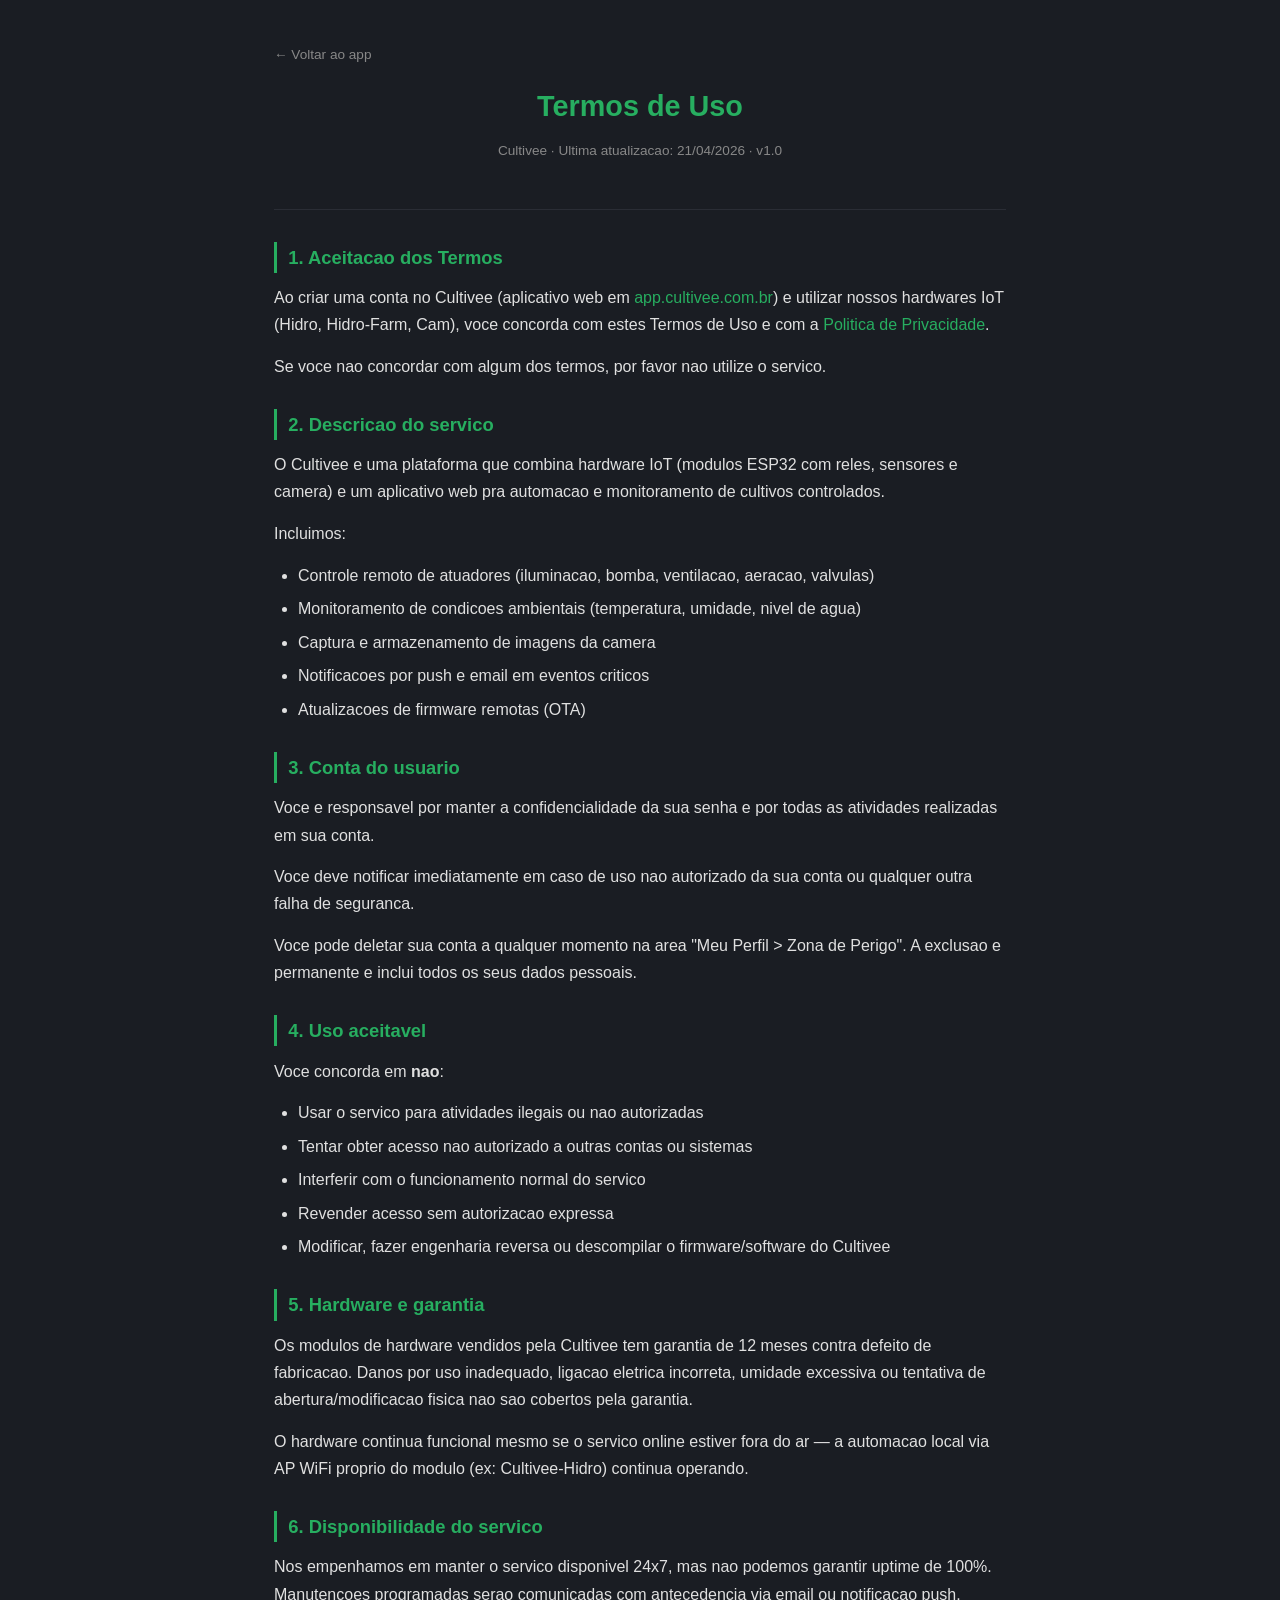
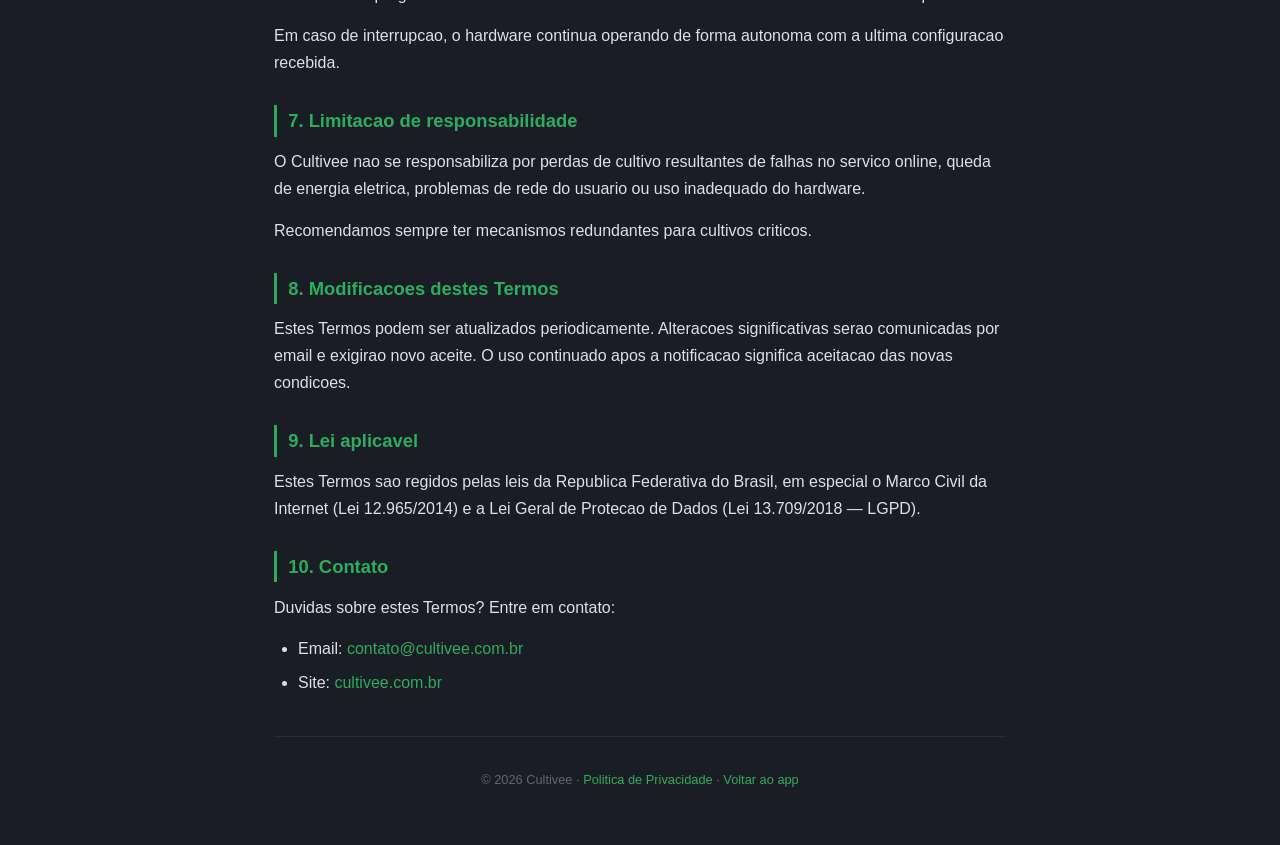
<file: server/templates/terms.html>
<!DOCTYPE html>
<html lang="pt-BR">
<head>
<meta charset="UTF-8">
<meta name="viewport" content="width=device-width, initial-scale=1.0">
<title>Termos de Uso — Cultivee</title>
<style>
* { margin:0; padding:0; box-sizing:border-box }
body { font-family:-apple-system,BlinkMacSystemFont,'Segoe UI',Roboto,sans-serif;
       background:#1a1d23; color:#e0e0e0; line-height:1.7; }
.container { max-width:780px; margin:0 auto; padding:2.5rem 1.5rem; }
.header { text-align:center; padding-bottom:2rem; border-bottom:1px solid #2a2d35; margin-bottom:2rem; }
.header h1 { color:#27ae60; font-size:1.8rem; margin-bottom:0.5rem; }
.header p { color:#888; font-size:0.85rem; }
h2 { color:#27ae60; font-size:1.15rem; margin:1.8rem 0 0.7rem; border-left:3px solid #27ae60; padding-left:0.7rem; }
p { margin-bottom:0.9rem; }
ul { margin-bottom:0.9rem; padding-left:1.5rem; }
li { margin-bottom:0.4rem; }
a { color:#27ae60; text-decoration:none; }
a:hover { text-decoration:underline; }
.footer { text-align:center; padding-top:2rem; border-top:1px solid #2a2d35; margin-top:2.5rem; font-size:0.8rem; color:#666; }
.back-link { display:inline-block; margin-bottom:1rem; color:#888; font-size:0.85rem; }
</style>
</head>
<body>
<div class="container">
    <a href="/" class="back-link">&larr; Voltar ao app</a>
    <div class="header">
        <h1>Termos de Uso</h1>
        <p>Cultivee &middot; Ultima atualizacao: 21/04/2026 &middot; v1.0</p>
    </div>

    <h2>1. Aceitacao dos Termos</h2>
    <p>Ao criar uma conta no Cultivee (aplicativo web em <a href="https://app.cultivee.com.br">app.cultivee.com.br</a>) e utilizar nossos hardwares IoT (Hidro, Hidro-Farm, Cam), voce concorda com estes Termos de Uso e com a <a href="/privacidade">Politica de Privacidade</a>.</p>
    <p>Se voce nao concordar com algum dos termos, por favor nao utilize o servico.</p>

    <h2>2. Descricao do servico</h2>
    <p>O Cultivee e uma plataforma que combina hardware IoT (modulos ESP32 com reles, sensores e camera) e um aplicativo web pra automacao e monitoramento de cultivos controlados.</p>
    <p>Incluimos:</p>
    <ul>
        <li>Controle remoto de atuadores (iluminacao, bomba, ventilacao, aeracao, valvulas)</li>
        <li>Monitoramento de condicoes ambientais (temperatura, umidade, nivel de agua)</li>
        <li>Captura e armazenamento de imagens da camera</li>
        <li>Notificacoes por push e email em eventos criticos</li>
        <li>Atualizacoes de firmware remotas (OTA)</li>
    </ul>

    <h2>3. Conta do usuario</h2>
    <p>Voce e responsavel por manter a confidencialidade da sua senha e por todas as atividades realizadas em sua conta.</p>
    <p>Voce deve notificar imediatamente em caso de uso nao autorizado da sua conta ou qualquer outra falha de seguranca.</p>
    <p>Voce pode deletar sua conta a qualquer momento na area "Meu Perfil &gt; Zona de Perigo". A exclusao e permanente e inclui todos os seus dados pessoais.</p>

    <h2>4. Uso aceitavel</h2>
    <p>Voce concorda em <strong>nao</strong>:</p>
    <ul>
        <li>Usar o servico para atividades ilegais ou nao autorizadas</li>
        <li>Tentar obter acesso nao autorizado a outras contas ou sistemas</li>
        <li>Interferir com o funcionamento normal do servico</li>
        <li>Revender acesso sem autorizacao expressa</li>
        <li>Modificar, fazer engenharia reversa ou descompilar o firmware/software do Cultivee</li>
    </ul>

    <h2>5. Hardware e garantia</h2>
    <p>Os modulos de hardware vendidos pela Cultivee tem garantia de 12 meses contra defeito de fabricacao. Danos por uso inadequado, ligacao eletrica incorreta, umidade excessiva ou tentativa de abertura/modificacao fisica nao sao cobertos pela garantia.</p>
    <p>O hardware continua funcional mesmo se o servico online estiver fora do ar — a automacao local via AP WiFi proprio do modulo (ex: Cultivee-Hidro) continua operando.</p>

    <h2>6. Disponibilidade do servico</h2>
    <p>Nos empenhamos em manter o servico disponivel 24x7, mas nao podemos garantir uptime de 100%. Manutencoes programadas serao comunicadas com antecedencia via email ou notificacao push.</p>
    <p>Em caso de interrupcao, o hardware continua operando de forma autonoma com a ultima configuracao recebida.</p>

    <h2>7. Limitacao de responsabilidade</h2>
    <p>O Cultivee nao se responsabiliza por perdas de cultivo resultantes de falhas no servico online, queda de energia eletrica, problemas de rede do usuario ou uso inadequado do hardware.</p>
    <p>Recomendamos sempre ter mecanismos redundantes para cultivos criticos.</p>

    <h2>8. Modificacoes destes Termos</h2>
    <p>Estes Termos podem ser atualizados periodicamente. Alteracoes significativas serao comunicadas por email e exigirao novo aceite. O uso continuado apos a notificacao significa aceitacao das novas condicoes.</p>

    <h2>9. Lei aplicavel</h2>
    <p>Estes Termos sao regidos pelas leis da Republica Federativa do Brasil, em especial o Marco Civil da Internet (Lei 12.965/2014) e a Lei Geral de Protecao de Dados (Lei 13.709/2018 — LGPD).</p>

    <h2>10. Contato</h2>
    <p>Duvidas sobre estes Termos? Entre em contato:</p>
    <ul>
        <li>Email: <a href="mailto:contato@cultivee.com.br">contato@cultivee.com.br</a></li>
        <li>Site: <a href="https://cultivee.com.br">cultivee.com.br</a></li>
    </ul>

    <div class="footer">
        <p>&copy; 2026 Cultivee &middot; <a href="/privacidade">Politica de Privacidade</a> &middot; <a href="/">Voltar ao app</a></p>
    </div>
</div>
</body>
</html>
</file>
